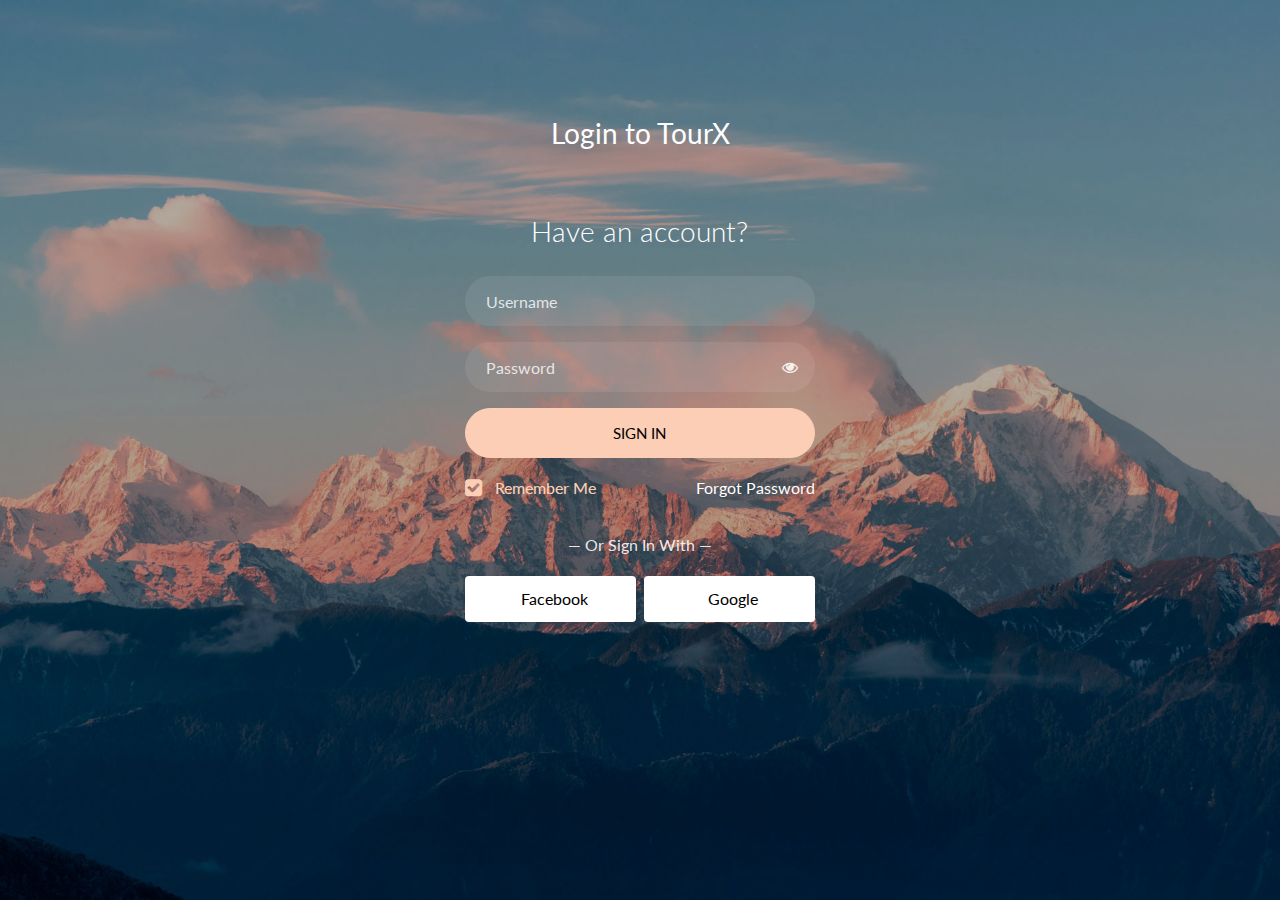
<file: login-form-20/index.html>
<!doctype html>
<html lang="en">
  <head>
  	<title>Login 10</title>
    <meta charset="utf-8">
    <meta name="viewport" content="width=device-width, initial-scale=1, shrink-to-fit=no">

	<link href="https://fonts.googleapis.com/css?family=Lato:300,400,700&display=swap" rel="stylesheet">

	<link rel="stylesheet" href="https://stackpath.bootstrapcdn.com/font-awesome/4.7.0/css/font-awesome.min.css">
	
	<link rel="stylesheet" href="css/style.css">

	</head>
	<body class="img js-fullheight" style="background-image: url(images/bg.jpg);">
	<section class="ftco-section">
		<div class="container">
			<div class="row justify-content-center">
				<div class="col-md-6 text-center mb-5">
					<h2 class="heading-section">Login to TourX</h2>
				</div>
			</div>
			<div class="row justify-content-center">
				<div class="col-md-6 col-lg-4">
					<div class="login-wrap p-0">
		      	<h3 class="mb-4 text-center">Have an account?</h3>
		      	<form action="#" class="signin-form">
		      		<div class="form-group">
		      			<input type="text" class="form-control" placeholder="Username" required>
		      		</div>
	            <div class="form-group">
	              <input id="password-field" type="password" class="form-control" placeholder="Password" required>
	              <span toggle="#password-field" class="fa fa-fw fa-eye field-icon toggle-password"></span>
	            </div>
	            <div class="form-group">
	            	<button type="submit" class="form-control btn btn-primary submit px-3">Sign In</button>
	            </div>
	            <div class="form-group d-md-flex">
	            	<div class="w-50">
		            	<label class="checkbox-wrap checkbox-primary">Remember Me
									  <input type="checkbox" checked>
									  <span class="checkmark"></span>
									</label>
								</div>
								<div class="w-50 text-md-right">
									<a href="#" style="color: #fff">Forgot Password</a>
								</div>
	            </div>
	          </form>
	          <p class="w-100 text-center">&mdash; Or Sign In With &mdash;</p>
	          <div class="social d-flex text-center">
	          	<a href="#" class="px-2 py-2 mr-md-1 rounded"><span class="ion-logo-facebook mr-2"></span> Facebook</a>
	          	<a href="#" class="px-2 py-2 ml-md-1 rounded"><span class="ion-logo-twitter mr-2"></span> Google</a>
	          </div>
		      </div>
				</div>
			</div>
		</div>
	</section>

	<script src="js/jquery.min.js"></script>
  <script src="js/popper.js"></script>
  <script src="js/bootstrap.min.js"></script>
  <script src="js/main.js"></script>

	</body>
</html>
</file>
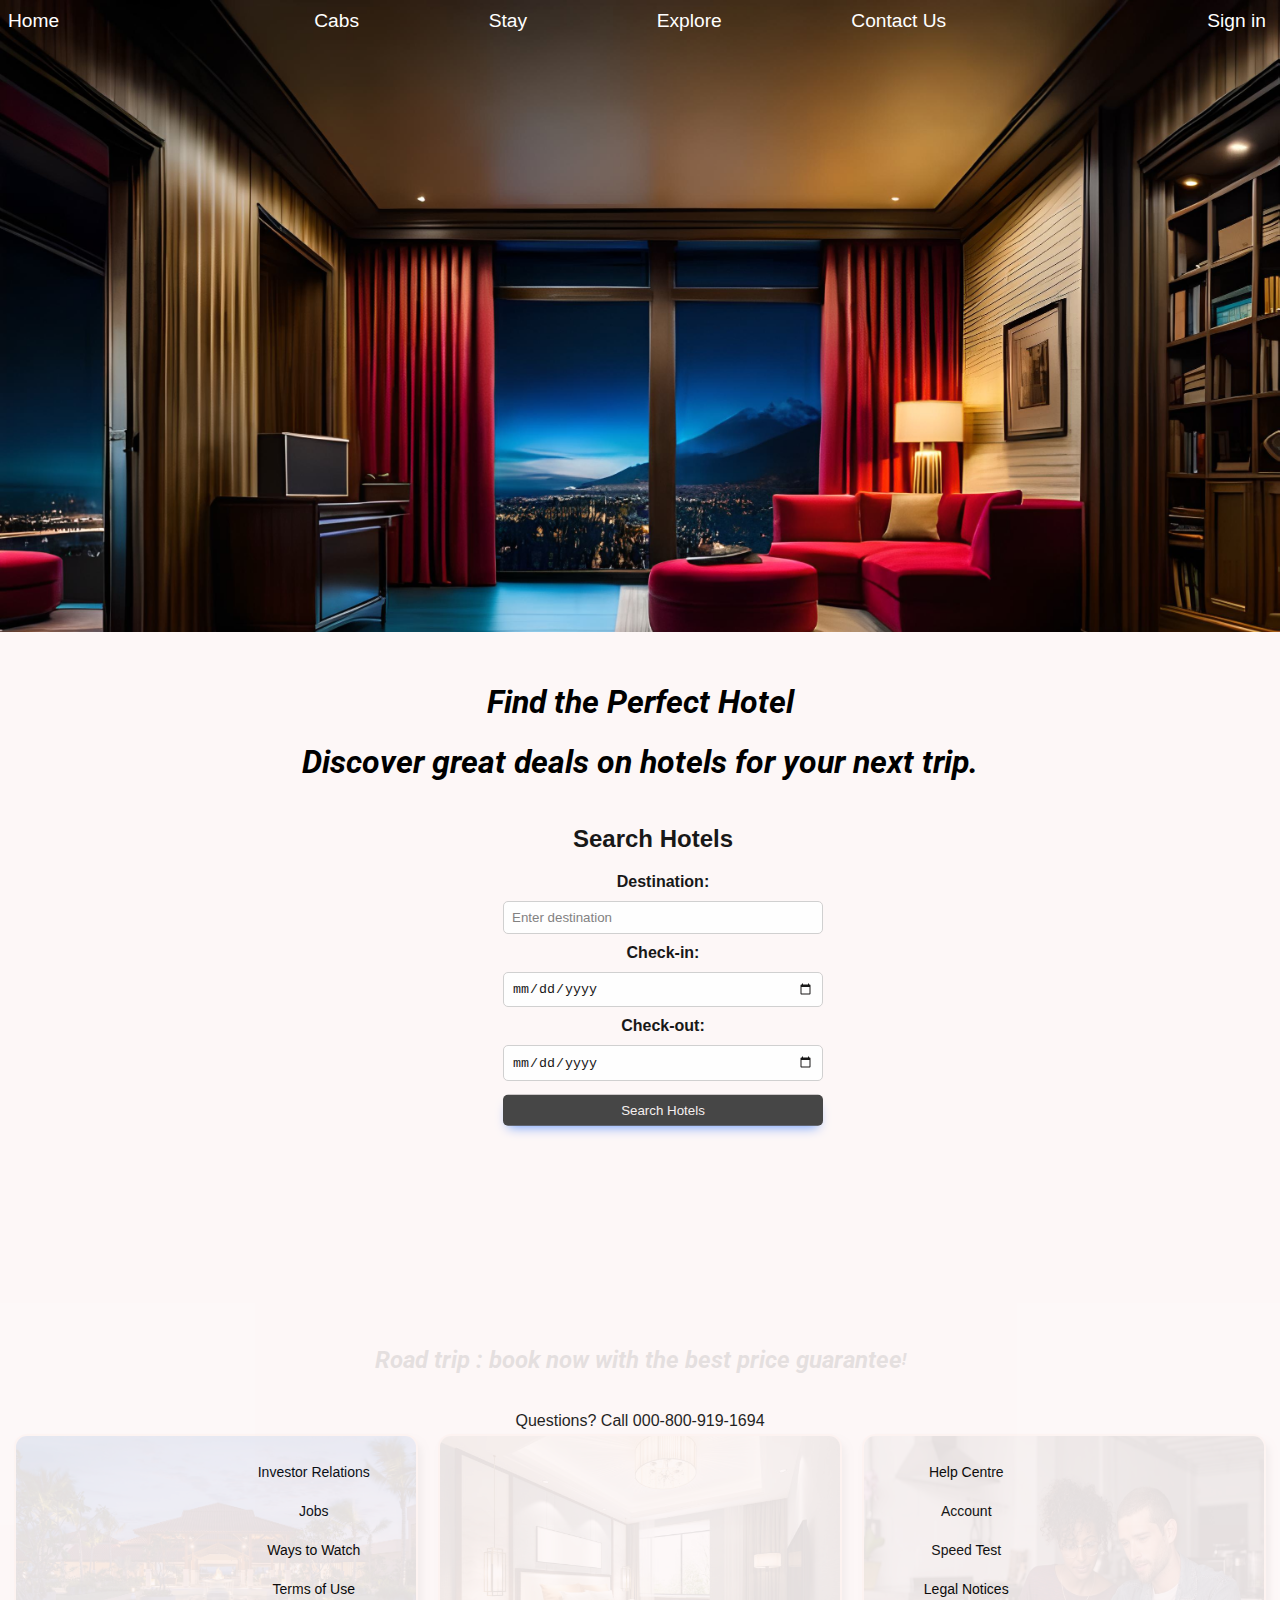
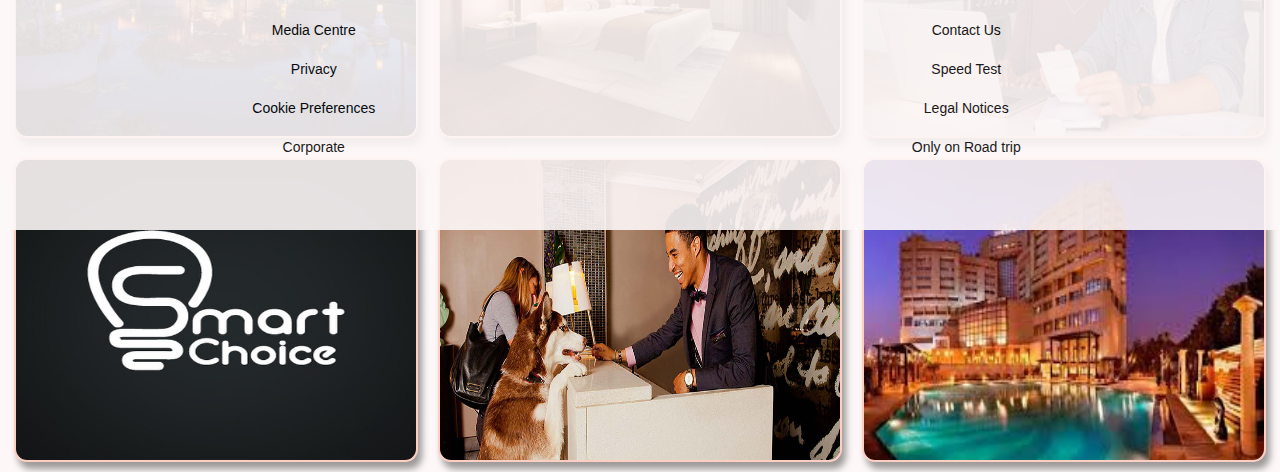
<file: body/hotel.html>
<!DOCTYPE html>
<html lang="en">
<head>
    <meta charset="UTF-8">
    <meta name="viewport" content="width=device-width, initial-scale=1.0">
    <title>Goibibo Hotels</title>
    <link rel="stylesheet" href="hotel.css">
    <link rel="preconnect" href="https://fonts.googleapis.com">
<link rel="preconnect" href="https://fonts.gstatic.com" crossorigin>
<link href="https://fonts.googleapis.com/css2?family=Roboto:ital,wght@0,100;0,300;0,400;0,500;0,700;0,900;1,100;1,300;1,400;1,500;1,700;1,900&display=swap" rel="stylesheet">
</head>
<body>
    <header >
        <nav>
            <a href="../home_page/index.html">Home</a>
            <ul>
                <li><a href="./trip.html">Cabs</a></li>
                <li><a href="./hotel.html">Stay</a></li>
                <li><a href="./Explore.html">Explore</a></li>
                <li><a href="../home_page/index.html#contact">Contact Us</a></li>
            </ul>
            <span id="sign-in"><a href="../login-form-20/index.html">Sign in</a></span>
        </nav>
    </header>
 
    <main>
        <div id="frontview">
        <section id="banner">
            <h1>Find the Perfect Hotel</h1>
            <h1>Discover great deals on hotels for your next trip.</h1>
        </section>
        <section id="search-form">
            <div class="form-box">
                <h2>Search Hotels</h2>
                <form>
                    <label for="destination">Destination:</label>
                    <input type="text" id="destination" name="destination" placeholder="Enter destination">

                    <label for="check-in">Check-in:</label>
                    <input type="date" id="check-in" name="check-in">

                    <label for="check-out">Check-out:</label>
                    <input type="date" id="check-out" name="check-out">

                    <button type="submit">Search Hotels</button>
                </form>
            </div>
        </section>
    </div>
    </main>
</header>
    </main>
    
        <section id="hotel-list">
            <span id="downimage"> <h2>Road trip : book now with the best price guarantee</h2>!</span>
        <div id="listimage">
          <img src="./hotel2.jpg ">
          <img src="1st.jpg">
          <img src="payingmoney.jpg">
          <img src="smartchoice.jpeg">
          <img src="staywithdog.jpg">
          <img src="weekend.jpeg">
        </div>
        </section>
    </main>

    <!-- <footer>
        <p>&copy; 2024 TourX. All rights reserved.</p>
    </footer> -->


    <footer>
        <div class="questions">
            Questions? Call 000-800-919-1694
        </div>
        <div class="footer">
            <div class="footer-item"> 
                <a href="faq">Investor Relations</a>
                <a href="faq">Jobs</a>
                <a href="faq">Ways to Watch</a>
                <a href="faq">Terms of Use</a>
            </div>

            <div class="footer-item"> 
                <a href="faq">Help Centre</a>
                <a href="faq">Account</a>
                <a href="faq">Speed Test</a>
                <a href="faq">Legal Notices</a>
            </div>
            <div class="footer-item">
                <a href="faq">Media Centre</a>
                <a href="faq">Privacy</a>
                <a href="faq">Cookie Preferences</a> 
                <a href="faq">Corporate</a>
            </div>

            <div class="footer-item">
                <a href="faq">Contact Us</a>
                <a href="faq">Speed Test</a> 
                <a href="faq">Legal Notices</a> 
                <a href="faq">Only on Road trip</a>
            </div>
        </div>
    </footer>
</body>
</html>
</file>
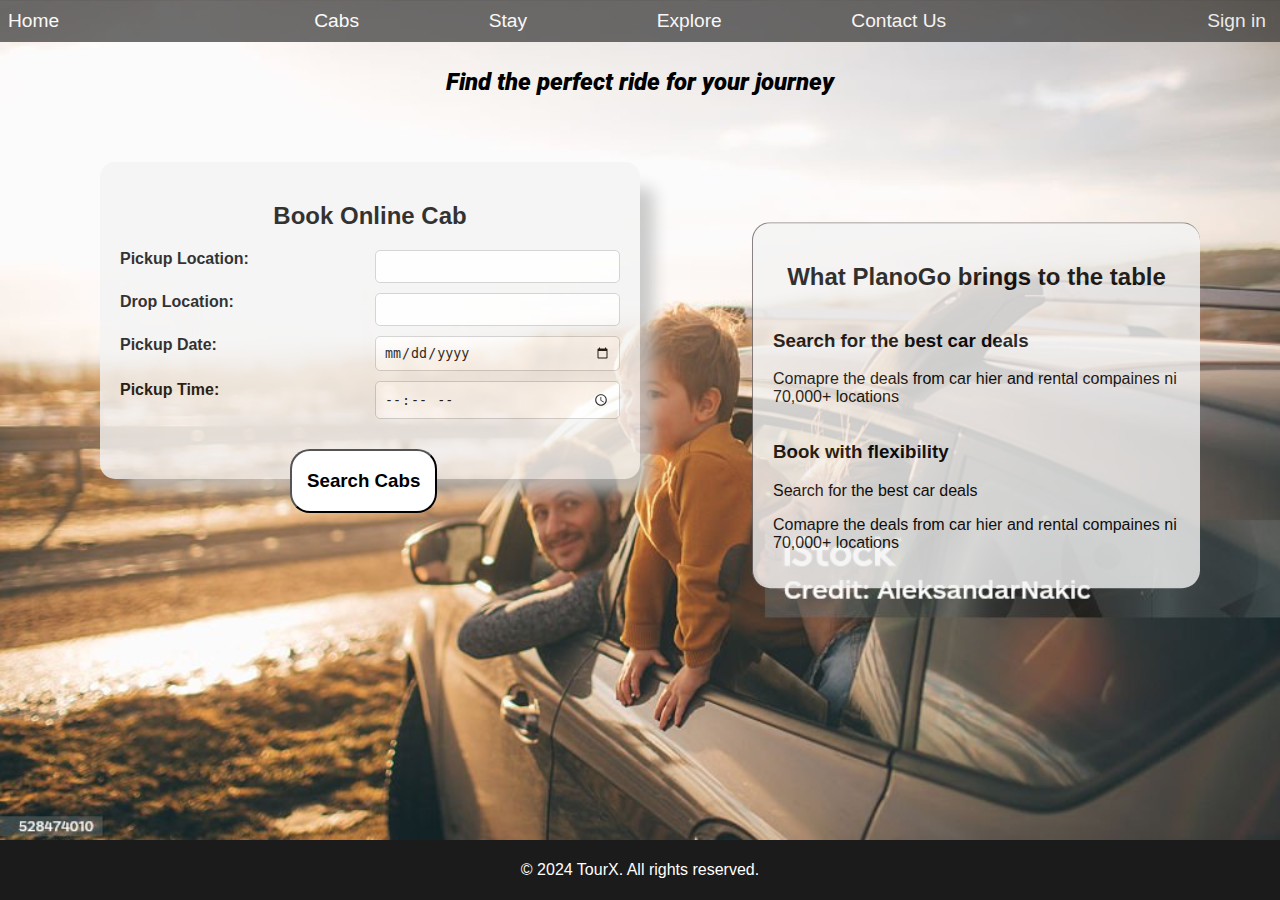
<file: body/trip.html>
<!DOCTYPE html>
<html lang="en">
<head>
    <meta charset="UTF-8">
    <meta name="viewport" content="width=device-width, initial-scale=1.0">
    <title>Goibibo Cars</title>
    <link rel="stylesheet" href="trip.css">
    <link rel="preconnect" href="https://fonts.googleapis.com">
<link rel="preconnect" href="https://fonts.gstatic.com" crossorigin>
<link href="https://fonts.googleapis.com/css2?family=Roboto:ital,wght@0,100;0,300;0,400;0,500;0,700;0,900;1,100;1,300;1,400;1,500;1,700;1,900&display=swap" rel="stylesheet">
</head>
<body>
    <header >
        <nav>
            <a href="../home_page/index.html">Home</a>
            <ul>
                <li><a href="./trip.html">Cabs</a></li>
                <li><a href="./hotel.html">Stay</a></li>
                <li><a href="./Explore.html">Explore</a></li>
                <li><a href="../home_page/index.html#contact">Contact Us</a></li>
            </ul>
            <span id="sign-in"><a href="../login-form-20/index.html">Sign in</a></span>
        </nav>
    </header>
    
    <main>
           
        <section id="banner">
            <!-- <h1>Welcome to Road Trip</h1> -->
            <p class="ride">Find the perfect ride for your journey</p>
        </section>
        <section id="search-form">
            <div class="form-box">
                <h2 id="h2">Book Online Cab</h2>
                <form>
                    <label class="label" for="pickup-location">Pickup Location:</label>
                    <input type="text" id="pickup-location" name="pickup-location">

                    <label class="label" for="drop-location">Drop Location:</label>
                    <input type="text" id="drop-location" name="drop-location">

                    <label class="label" for="pickup-date">Pickup Date:</label>
                    <input type="date" id="pickup-date" name="pickup-date">

                    <label class="label" for="pickup-time">Pickup Time:</label>
                    <input type="time" id="pickup-time" name="pickup-time">

                </form>
            </div>
            <button id="butt"><h3>Search Cabs</h3></button>
        </section>
        <section id="right">
            <section id="left">
            <h2 id="rh2">What PlanoGo brings to the table</h2>
            <div id="rdiv">
                <div id="compare">
                <h3>Search for the best car deals</h3>
                <p>Comapre the deals from car hier and rental compaines ni 70,000+ locations</p>
            </div>
        </div>
            <div id="flexi">
                <h3>Book with flexibility</h3>
                <p>Search for the best car deals</p>
                <p>Comapre the deals from car hier and rental compaines ni 70,000+ locations</p>
            </div>
        </section>
        </section>
        <section id="car-list">
            <!-- Car listings go here -->
        </section>
    </main>
    <footer>
        <p>&copy; 2024 TourX. All rights reserved.</p>
    </footer>
</body>
</html>
</file>
<file: body/hotel.css>
body {
    font-family: Arial, sans-serif;
    margin: 0;
    padding: 0;
    background-color: rgb(253, 247, 247);
  }
  
 a{
  text-decoration: none;
  color:white;
}
header {
  
  opacity: 0.7;
  padding: 1.15em;
  background-color:#333;
  color: #fff;
  padding: 10px 0;
}

nav{
  padding:0px 8px;
  font-size:1.2em;
  display:flex;
  justify-content: space-between;
  flex-direction:row;
}
ul,li{
  display:inline;
  margin:0px;
  padding:0px; 
}
ul{
  flex:1;
  max-width:50%;

  display:flex;
  justify-content:space-between;
  flex-direction:row;
}

#sign-in{
  padding-left:6px;
  padding-right:6px;
  cursor: pointer;
}







  #banner {
    /* background-color: #f4f4f4; */
    padding: 30px 0;
    text-align: center;
    font-family: "Roboto", sans-serif;
    font-weight: 100;
    font-style: normal;
  
    font-family: "Roboto", sans-serif;
    font-weight: 300;
    font-style: normal;
  
    font-family: "Roboto", sans-serif;
    font-weight: 400;
    font-style: normal;
  
    font-family: "Roboto", sans-serif;
    font-weight: 500;
    font-style: normal;
  
    font-family: "Roboto", sans-serif;
    font-weight: 700;
    font-style: normal;
  
    font-family: "Roboto", sans-serif;
    font-weight: 900;
    font-style: normal;
  
    font-family: "Roboto", sans-serif;
    font-weight: 100;
    font-style: italic;
  
    font-family: "Roboto", sans-serif;
    font-weight: 300;
    font-style: italic;
  
    font-family: "Roboto", sans-serif;
    font-weight: 400;
    font-style: italic;
  
    font-family: "Roboto", sans-serif;
    font-weight: 500;
    font-style: italic;
  
    font-family: "Roboto", sans-serif;
    font-weight: 700;
    font-style: italic;
  
    font-family: "Roboto", sans-serif;
    font-weight: 900;
    font-style: italic;
    
  }
  
  #search-form {
    display: flex;
    /* background-color: #f4f4f4; */
    padding: 30px;
    margin: 20px 60px;
    text-align: center;
    /* width: 150px; */
    /* border: 1px solid rgb(252, 250, 250); */
    /* width: 300px;
     /* height: 300px;  */
   /* transform: translate(0px,-20px); */
    /* border-radius: 10px; */
   transform: translateX(9px);
   transform: translateY(-57px);

 
  }
  
  .form-box {
    max-width: 300px;
    margin: 0 auto;
  
    border-radius: 5px;
     /* background-color: #fff; */
     /* box-shadow: 0 0 10px rgba(110, 108, 108, 0.1); 
     background-color: #560303; */
       padding-top: 30px;
        padding-bottom: 10px;
       padding-left: 99px;
       padding-right: 73px;
       opacity: 0.9;
       border-radius: 32px;
  }
  
  form {
    display: grid;
    grid-template-columns: 1fr;
    grid-gap: 10px;
    width: 320px;
  }
  
  label {
    font-weight: bold;
  }
  
  input[type="text"],
  input[type="date"],
  button[type="submit"] {
    width: 100%;
    padding: 8px;
    border: 1px solid #ccc;
    border-radius: 5px;
    box-sizing: border-box;
  }
  
  button[type="submit"] {
    background-color: #333;
    color: #ffffff;
    border: none;
    cursor: pointer;
    margin-top: 7px;
   
   box-shadow:0 0.5em 0.9em -0.4em #5c92ff;
    color:rgb(244, 239, 239);
    transform:translateY(-0.25em);
    
  }
  
  button[type="submit"]:hover {
    background-color: #555;
  }
  
  footer {
    /* background-color: #080606;
    color: #fff;
    text-align: center;
    padding: 3px 0;
    position: fixed;
    top: 40px;
    width: 100%;
    opacity: 0.8;
    position: relative;
    z-index: 1;
    transform: translate(0,50px); */
    background-color: #080606;
  color: #fff;
  text-align: center;
  padding: 5px 0;
  position: absolute;
  bottom: -9px;
  width: 100%;
  opacity: 0.9;
   
  }
  
  

  header{
    background-image : url("hotel3.jpg");
    background-size: cover;
    opacity: 1;
    padding-bottom: 1px;
  background-repeat: no-repeat;
    height: 69vh;
    
  }

  
  #downimage{
    display: flex;
    color :rgb(4, 4, 4);
    justify-content: center;
    align-items: center;
    /* transform: translateY(20px); */





    padding: 30px 0;
    text-align: center;
    font-family: "Roboto", sans-serif;
    font-weight: 100;
    font-style: normal;
  
    font-family: "Roboto", sans-serif;
    font-weight: 300;
    font-style: normal;
  
    font-family: "Roboto", sans-serif;
    font-weight: 400;
    font-style: normal;
  
    font-family: "Roboto", sans-serif;
    font-weight: 500;
    font-style: normal;
  
    font-family: "Roboto", sans-serif;
    font-weight: 700;
    font-style: normal;
  
    font-family: "Roboto", sans-serif;
    font-weight: 900;
    font-style: normal;
  
    font-family: "Roboto", sans-serif;
    font-weight: 100;
    font-style: italic;
  
    font-family: "Roboto", sans-serif;
    font-weight: 300;
    font-style: italic;
  
    font-family: "Roboto", sans-serif;
    font-weight: 400;
    font-style: italic;
  
    font-family: "Roboto", sans-serif;
    font-weight: 500;
    font-style: italic;
  
    font-family: "Roboto", sans-serif;
    font-weight: 700;
    font-style: italic;
  
    font-family: "Roboto", sans-serif;
    font-weight: 900;
    font-style: italic;

  }

#listimage{
  display: flex;
  justify-content: center;
  align-items: center;
  flex-wrap: wrap;
}

#listimage img {
  width: 400px;
  height :300px;
  border :2px solid #ff3d0036;
  border-radius: 13px;
  box-shadow: 4px 7px 7px 0px #00000062;
  cursor: pointer;
  margin: 10px;
  transition: 400ms;
}


div :hover {
  filter:grayscale(1);
  transform :scale(1.03);


}





















.faq h2 {
  text-align: center;
  font-size: 48px;
}

.faq {
  background: black;
  color: rgb(8, 8, 8);
  padding: 34px;
}

.faqbox:hover {
  background-color: #414141;
  color: rgb(10, 10, 10);
}

.faqbox svg {
  filter: invert(1);
}

.faqbox {
  transition: all 1s ease-out;
  font-size: 24px;
  display: flex;
  justify-content: space-between;
  background-color: #2d2d2d;
  padding: 24px;
  max-width: 60vw;
  margin: 34px auto;
  cursor: pointer;
}

footer {
  color: rgb(10, 10, 10);
  max-width: 60vw;
  margin: auto;
  padding: 60px;
  background-color: rgb(253, 247, 247);
}

footer .questions {
  padding: 34px 0;
}


.footer {
  display: grid;
  grid-template-columns: 1fr 1fr 1fr 1fr;
  color: white;
}



.faq h2 {
  text-align: center;
  font-size: 32px;
}

footer {
  max-width: 100vw;
  padding: 75px 0;
  bottom: -930px;
}

.footer-item{
  align-items: center;
}





@media screen and (max-width: 1300px) {

.footer {
  display: grid;
  grid-template-columns: 1fr 1fr;
  gap: 25px;
}
}


.footer a {
font-size: 14px;
color: rgb(6, 6, 6);
}

.footer-item {
display: flex;
flex-direction: column;
gap: 23px;
}

@keyframes fadeInUp {
  from {
      opacity: 0;
      transform: translateY(50px);
  }
  to {
      opacity: 1;
      transform: translateY(0);
  }
}

#banner {
  animation: fadeInUp 1s ease-out;
}

/* Animation for the search form */
@keyframes slideInLeft {
  from {
      opacity: 0;
      transform: translateX(-50px);
  }
  to {
      opacity: 1;
      transform: translateX(0);
  }
}

#search-form {
  animation: slideInLeft 1.5s ease-out;
  position: relative;
  top: -50px;
}

/* Animation for the hotel list */
@keyframes fadeIn {
  from {
      opacity: 0;
  }
  to {
      opacity: 1;
  }
}

#hotel-list {
  animation: fadeIn 1s ease-out;
}
</file>
<file: body/trip.css>
body{
    font-family: Arial, sans-serif;
    margin: 0;
    padding: 0;
  }
  
  .ride {
    font-family: "Roboto", sans-serif;
    font-weight: 100;
    font-style: normal;
  
    font-family: "Roboto", sans-serif;
    font-weight: 300;
    font-style: normal;
  
    font-family: "Roboto", sans-serif;
    font-weight: 400;
    font-style: normal;
  
    font-family: "Roboto", sans-serif;
    font-weight: 500;
    font-style: normal;
  
    font-family: "Roboto", sans-serif;
    font-weight: 700;
    font-style: normal;
  
    font-family: "Roboto", sans-serif;
    font-weight: 900;
    font-style: normal;
  
    font-family: "Roboto", sans-serif;
    font-weight: 100;
    font-style: italic;
  
    font-family: "Roboto", sans-serif;
    font-weight: 300;
    font-style: italic;
  
    font-family: "Roboto", sans-serif;
    font-weight: 400;
    font-style: italic;
  
    font-family: "Roboto", sans-serif;
    font-weight: 500;
    font-style: italic;
  
    font-family: "Roboto", sans-serif;
    font-weight: 700;
    font-style: italic;
  
    font-family: "Roboto", sans-serif;
    font-weight: 900;
    font-style: italic;
  }
  
  #butt {
    display: block;
    background: white;
    border: 1.8 px solid;
    border-radius: 20px;
    margin: -30px 190px;
    padding:0px 15px;
    font-size: 1em;
    transition: all 0.25s;
    position: relative;
    z-index: 1;
  }
  
  #search-form {
    padding: 20px;
    margin: 20px 80px;
    position: relative;
    z-index: 0; 
  }
  
  #butt:hover{
    background: none;
        /* border-color:#f1ff5c; */
        box-shadow:0 0.5em 0.9em -0.4em #f1ff5c;
        color:black;
        transform:translateY(-0.25em);
  }
  
  
  
  #h2{
  display: flex;
  justify-content: center;
  
  }
  
  
  a{
    text-decoration: none;
    color:white;
  }
  header {
    opacity: 0.7;
    padding: 1.15em;
    background-color:#333;
    color: #fff;
    padding: 10px 0;
  }
  
  nav{
    padding:0px 8px;
    font-size:1.2em;
    display:flex;
    justify-content: space-between;
    flex-direction:row;
  }
  ul,li{
    display:inline;
    margin:0px;
    padding:0px; 
  }
  ul{
    flex:1;
    max-width:50%;
  
    display:flex;
    justify-content:space-between;
    flex-direction:row;
  }
  
  #sign-in{
    padding-left:6px;
    padding-right:6px;
    cursor: pointer;
  }
  
  #banner{
    background-size: cover;
    height: 80px;
    display: flex;
    flex-direction: column;
    justify-content: center;
    align-items: center;
  }
  
  #banner p{
    font-size: 1.5em;
    text-align:center;
  }
  
  #search-form {
    padding: 20px;
    margin: 20px 80px;
  }
  
  form{
    display: grid;
    grid-template-columns: 1fr 1fr;
    grid-gap: 10px;
  }
  
  label {
    font-weight: bold;
  }
  
  input[type="text"],
  input[type="date"],
  input[type="time"] {
    width: 100%;
    padding: 8px;
    border: 1px solid #ccc;
    border-radius: 5px;
    box-sizing: border-box;
  }
  
  button[type="submit"] {
    width: 100%;
    padding: 10px;
    background-color: #333;
    color: #fff;
    border: none;
    border-radius: 5px;
    cursor: pointer;
  }
  
  button[type="submit"]:hover {
    background-color: #555;
  }
  
  
  footer {
    background-color: #1c1b1b;
    color: #fff;
    text-align: center;
    padding: 5px 0;
    position: fixed;
    bottom: 0;
    width: 100%;
  }
  
  .label{
    opacity:1;
  }
  .form-box {
    opacity: 0.8;
    background-color: #f4f4f4;
    border-radius: 15px;
    box-shadow: 20px 20px 15px -6px #c0c0c0;
    padding: 20px;
    padding-bottom: 60px;
    max-width: 500px; 
  }
  
  
  body{
    background-image: url("bg1.jpg");
    background-size:cover;
  }
  
  #left {
    border-radius: 5px;
    display: flex;
    position: absolute;
    right: 80px; 
    top: 45%; 
    transform: translateY(-50%); 
    background-color: #f4f4f4;
    opacity: 0.8;
    max-width: 35%;
    padding: 20px;
    box-sizing: border-box;
    justify-content: center; 
    align-items: center; 
    flex-flow: column;
    border-radius: 18px;
    transition: all 0.5s;
    border-top:0.5px solid rgb(107, 101, 101);
    border-left:0.5px solid rgb(107, 101, 101);
}
#left:hover{
box-shadow: 20px 20px 15px -6px #c0c0c0;
transform: translateY(-189px);
}
  @media screen and (max-width: 768px) {
    #search-form {
      display: flex;
      flex-direction: column; 
      align-items: center; 
    }
  
    #left {
      margin-top: 350px;
      display: block; 
      margin-left: 0; 
      max-width: 100%;
    }
  }

  @keyframes fadeInUp {
    from {
        opacity: 0;
        transform: translateY(50px);
    }
    to {
        opacity: 1;
        transform: translateY(0);
    }
}

#banner {
    animation: fadeInUp 1s ease-out;
}


@keyframes slideInDown {
    from {
        opacity: 0;
        transform: translateY(-50px);
    }
    to {
        opacity: 1;
        transform: translateY(0);
    }
}

#search-form {
    animation: slideInDown 1s ease-out;
}


@keyframes fadeIn {
    from {
        opacity: 0;
    }
    to {
        opacity: 1;
    }
}

#left, #right {
    animation: fadeIn 2s ease-out;
}
</file>
